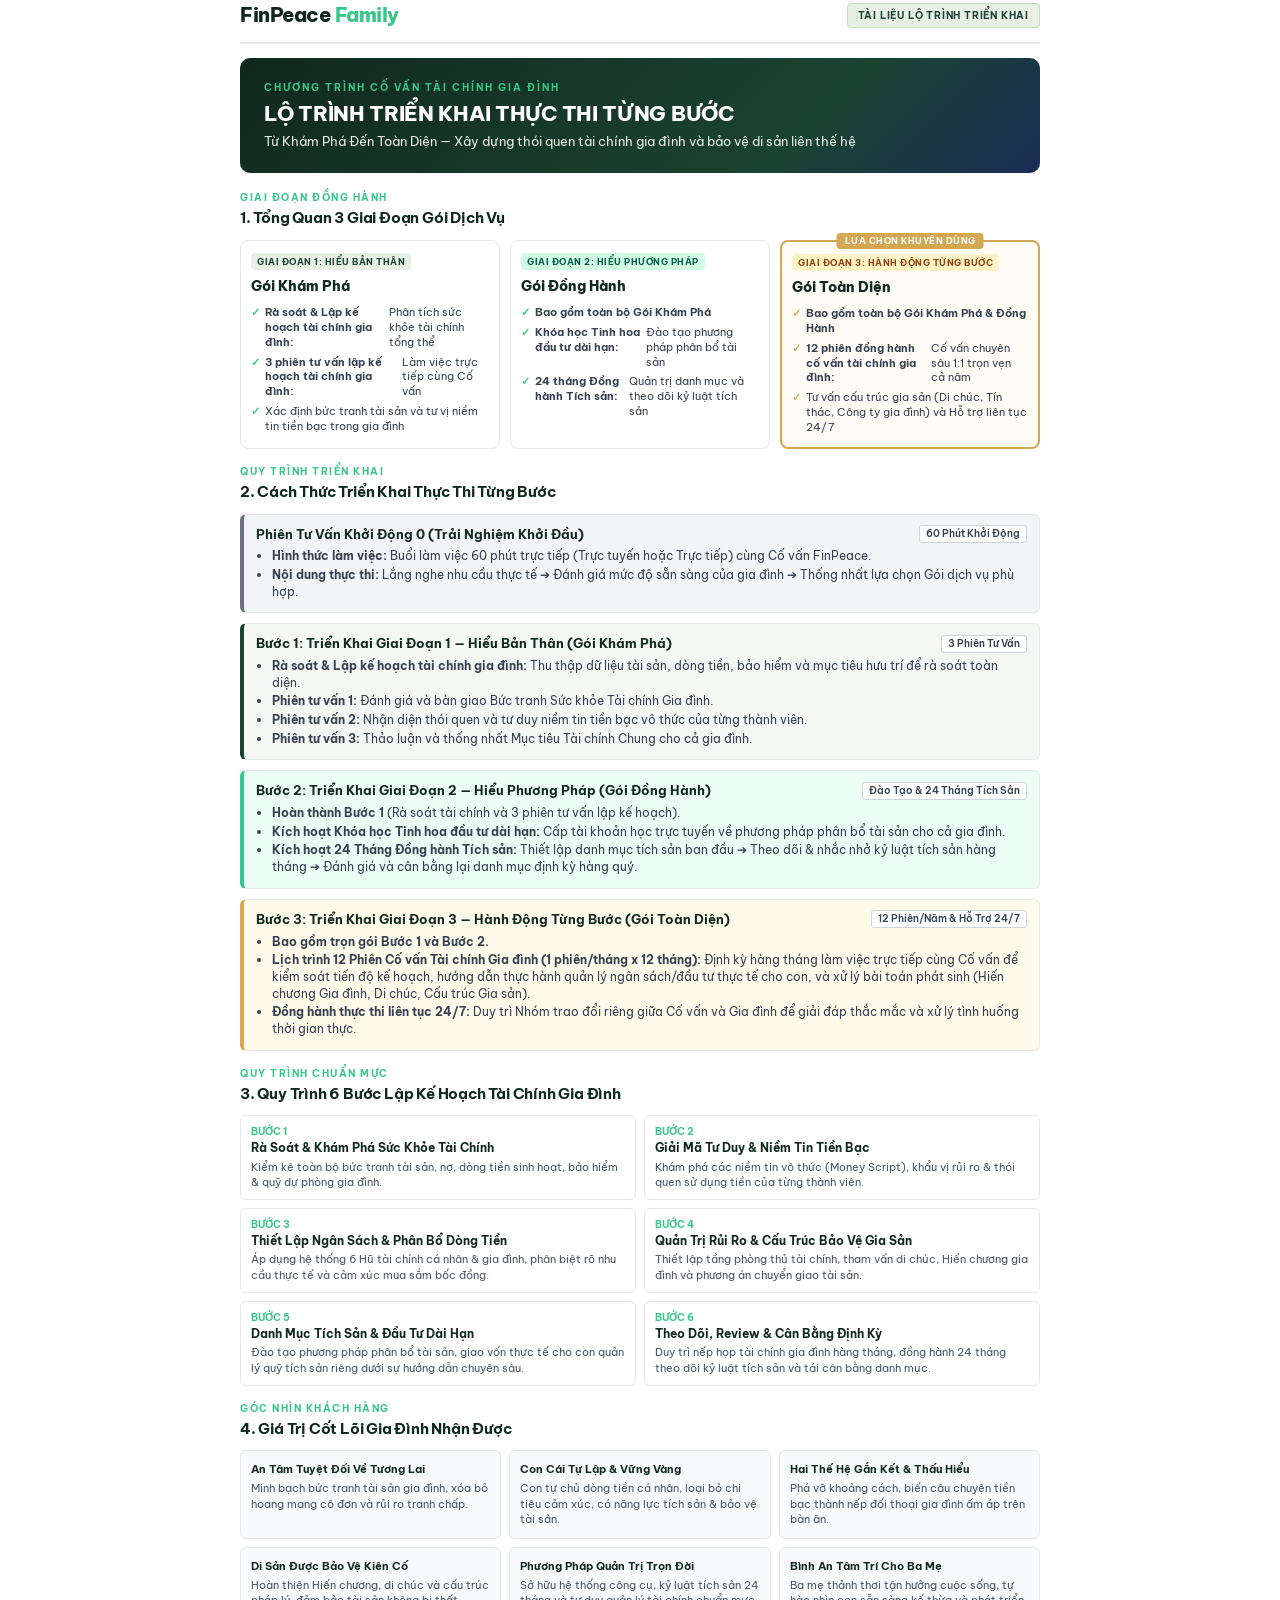
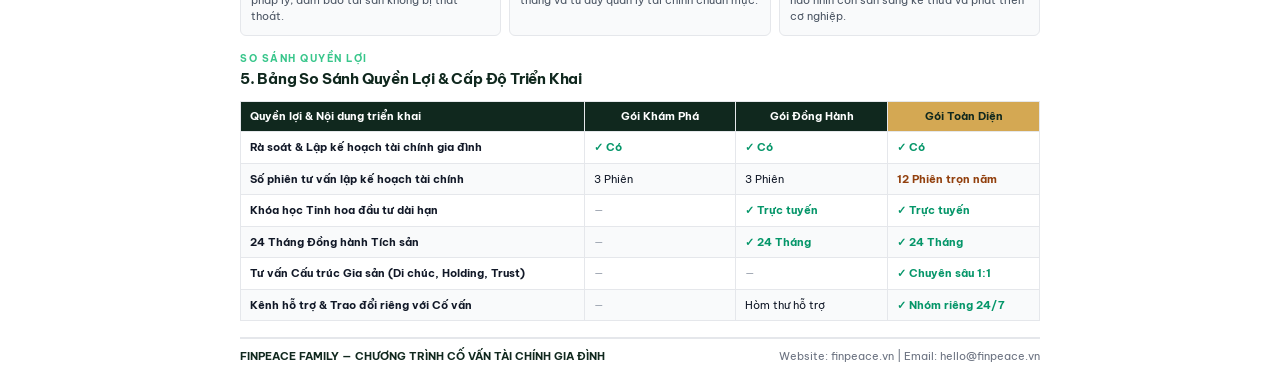
<file: 03-marketing/landing-page/finpeace-family-roadmap-proposal.html>
<!DOCTYPE html>
<html lang="vi">
<head>
  <meta charset="UTF-8">
  <title>FinPeace Family — Lộ Trình Triển Khai Tư Vấn Tài Chính Gia Đình</title>
  <style>
    @import url('https://fonts.googleapis.com/css2?family=Be+Vietnam+Pro:ital,wght@0,300;0,400;0,500;0,600;0,700;0,800;1,400;1,600&display=swap');

    @page {
      size: A4 portrait;
      margin: 10mm 12mm 12mm 12mm;
    }

    *, *::before, *::after {
      box-sizing: border-box;
      margin: 0;
      padding: 0;
    }

    body {
      font-family: 'Be Vietnam Pro', -apple-system, sans-serif;
      color: #111827;
      background-color: #FFFFFF;
      font-size: 12.5px;
      line-height: 1.5;
      -webkit-print-color-adjust: exact;
      print-color-adjust: exact;
    }

    /* Page Container */
    .page-container {
      width: 100%;
      max-width: 800px;
      margin: 0 auto;
      background: #FFFFFF;
    }

    /* Top Brand Header matching fm.finpeace.cloud */
    .brand-top-bar {
      display: flex;
      justify-content: space-between;
      align-items: center;
      padding-bottom: 12px;
      margin-bottom: 14px;
      border-bottom: 2px solid #E5E7EB;
    }

    .brand-title {
      font-size: 20px;
      font-weight: 800;
      letter-spacing: -0.5px;
      color: #10281E;
    }

    .brand-title span {
      color: #38C68B;
    }

    .doc-type-badge {
      font-size: 10px;
      font-weight: 700;
      text-transform: uppercase;
      letter-spacing: 0.8px;
      color: #1B4332;
      background: #E8F0E4;
      padding: 4px 10px;
      border-radius: 4px;
      border: 1px solid #C2E0B8;
    }

    /* Header Banner */
    .header-banner {
      background: linear-gradient(135deg, #10281E 0%, #1B4332 70%, #1A2D56 100%);
      color: #FFFFFF;
      padding: 22px 24px;
      border-radius: 10px;
      margin-bottom: 18px;
      position: relative;
    }

    .tagline-label {
      font-size: 10px;
      font-weight: 700;
      text-transform: uppercase;
      letter-spacing: 2px;
      color: #38C68B;
      margin-bottom: 6px;
    }

    .banner-heading {
      font-size: 21px;
      font-weight: 800;
      line-height: 1.25;
      color: #FFFFFF;
      margin-bottom: 6px;
      letter-spacing: -0.3px;
    }

    .banner-subheading {
      font-size: 12.5px;
      color: #E8F0E4;
      line-height: 1.4;
    }

    /* Section Headers */
    .section-header {
      margin-top: 16px;
      margin-bottom: 10px;
    }

    .section-label {
      font-size: 9.5px;
      font-weight: 700;
      text-transform: uppercase;
      letter-spacing: 1.5px;
      color: #38C68B;
      display: block;
      margin-bottom: 2px;
    }

    .section-title {
      font-size: 15px;
      font-weight: 700;
      color: #10281E;
      letter-spacing: -0.2px;
    }

    /* Stages Grid (Matching 3 Tiers UI) */
    .stages-grid {
      display: grid;
      grid-template-columns: repeat(3, 1fr);
      gap: 10px;
      margin-bottom: 16px;
    }

    .stage-card {
      border: 1px solid #E5E7EB;
      border-radius: 8px;
      padding: 12px 10px;
      background: #FFFFFF;
      position: relative;
      display: flex;
      flex-direction: column;
    }

    .stage-card.recommended {
      border: 2px solid #D4A853;
      background: #FFFCF5;
    }

    .recommended-badge {
      position: absolute;
      top: -9px;
      left: 50%;
      transform: translateX(-50%);
      background: #D4A853;
      color: #FFFFFF;
      font-size: 8.5px;
      font-weight: 700;
      padding: 2px 8px;
      border-radius: 4px;
      text-transform: uppercase;
      letter-spacing: 0.5px;
      white-space: nowrap;
    }

    .stage-header-tag {
      font-size: 9px;
      font-weight: 700;
      text-transform: uppercase;
      letter-spacing: 0.5px;
      padding: 2px 6px;
      border-radius: 4px;
      margin-bottom: 6px;
      display: inline-block;
      align-self: flex-start;
    }

    .stage-1 .stage-header-tag { background: #E8F0E4; color: #1B4332; }
    .stage-2 .stage-header-tag { background: #D1FAE5; color: #065F46; }
    .stage-3 .stage-header-tag { background: #FEF3C7; color: #92400E; }

    .stage-title {
      font-size: 14px;
      font-weight: 800;
      color: #10281E;
      margin-bottom: 8px;
    }

    .stage-list {
      list-style: none;
      font-size: 11px;
      color: #374151;
      display: flex;
      flex-direction: column;
      gap: 5px;
    }

    .stage-list li {
      display: flex;
      align-items: flex-start;
      gap: 5px;
      line-height: 1.35;
    }

    .stage-list li::before {
      content: '✓';
      color: #38C68B;
      font-weight: 700;
      font-size: 11px;
      flex-shrink: 0;
    }

    .stage-3 .stage-list li::before {
      color: #D4A853;
    }

    /* Step-by-Step Execution Plan */
    .execution-list {
      display: flex;
      flex-direction: column;
      gap: 10px;
      margin-bottom: 16px;
    }

    .execution-item {
      border: 1px solid #E5E7EB;
      border-left: 4px solid #1B4332;
      border-radius: 6px;
      padding: 10px 12px;
      background: #F9FAFB;
      page-break-inside: avoid;
      break-inside: avoid;
    }

    .execution-item.item-0 { border-left-color: #6B7280; background: #F3F4F6; }
    .execution-item.item-1 { border-left-color: #1B4332; background: #F4F7F4; }
    .execution-item.item-2 { border-left-color: #38C68B; background: #ECFDF5; }
    .execution-item.item-3 { border-left-color: #D4A853; background: #FFFBEB; }

    .item-top {
      display: flex;
      justify-content: space-between;
      align-items: center;
      margin-bottom: 5px;
    }

    .item-title {
      font-size: 12.5px;
      font-weight: 700;
      color: #10281E;
    }

    .item-tag {
      font-size: 9.5px;
      font-weight: 600;
      padding: 1px 6px;
      border-radius: 3px;
      background: #FFFFFF;
      border: 1px solid #D1D5DB;
      color: #374151;
    }

    .item-body {
      font-size: 11.5px;
      color: #374151;
      line-height: 1.45;
    }

    .item-body ul {
      margin-left: 16px;
      margin-top: 3px;
    }

    .item-body li {
      margin-bottom: 2px;
    }

    /* Comparison Table */
    .comp-table {
      width: 100%;
      border-collapse: collapse;
      margin-top: 6px;
      margin-bottom: 16px;
      font-size: 11px;
      page-break-inside: avoid;
      break-inside: avoid;
    }

    .comp-table th, .comp-table td {
      border: 1px solid #E5E7EB;
      padding: 7px 9px;
      text-align: left;
    }

    .comp-table th {
      background: #10281E;
      color: #FFFFFF;
      font-weight: 700;
      font-size: 10.5px;
    }

    .comp-table tr:nth-child(even) {
      background: #F9FAFB;
    }

    .text-center { text-align: center; }
    .text-yes { color: #059669; font-weight: 700; }
    .text-no { color: #9CA3AF; }

    /* Footer */
    .pdf-footer {
      margin-top: 14px;
      padding-top: 10px;
      border-top: 2px solid #E5E7EB;
      display: flex;
      justify-content: space-between;
      align-items: center;
      font-size: 10.5px;
      color: #4B5563;
    }

    .footer-brand {
      font-weight: 700;
      color: #10281E;
    }

    .footer-contact {
      color: #6B7280;
    }
  </style>
</head>
<body>

<div class="page-container">

  <!-- BRAND TOP BAR -->
  <div class="brand-top-bar">
    <div class="brand-title">FinPeace <span>Family</span></div>
    <div class="doc-type-badge">Tài Liệu Lộ Trình Triển Khai</div>
  </div>

  <!-- HEADER BANNER -->
  <div class="header-banner">
    <div class="tagline-label">Chương Trình Cố Vấn Tài Chính Gia Đình</div>
    <div class="banner-heading">LỘ TRÌNH TRIỂN KHAI THỰC THI TỪNG BƯỚC</div>
    <div class="banner-subheading">Từ Khám Phá Đến Toàn Diện — Xây dựng thói quen tài chính gia đình và bảo vệ di sản liên thế hệ</div>
  </div>

  <!-- SECTION 1 -->
  <div class="section-header">
    <span class="section-label">Giai Đoạn Đồng Hành</span>
    <div class="section-title">1. Tổng Quan 3 Giai Đoạn Gói Dịch Vụ</div>
  </div>

  <div class="stages-grid">
    <!-- Giai đoạn 1 -->
    <div class="stage-card stage-1">
      <div class="stage-header-tag">Giai đoạn 1: Hiểu bản thân</div>
      <div class="stage-title">Gói Khám Phá</div>
      <ul class="stage-list">
        <li><strong>Rà soát & Lập kế hoạch tài chính gia đình:</strong> Phân tích sức khỏe tài chính tổng thể</li>
        <li><strong>3 phiên tư vấn lập kế hoạch tài chính gia đình:</strong> Làm việc trực tiếp cùng Cố vấn</li>
        <li>Xác định bức tranh tài sản và tư vị niềm tin tiền bạc trong gia đình</li>
      </ul>
    </div>

    <!-- Giai đoạn 2 -->
    <div class="stage-card stage-2">
      <div class="stage-header-tag">Giai đoạn 2: Hiểu phương pháp</div>
      <div class="stage-title">Gói Đồng Hành</div>
      <ul class="stage-list">
        <li><strong>Bao gồm toàn bộ Gói Khám Phá</strong></li>
        <li><strong>Khóa học Tinh hoa đầu tư dài hạn:</strong> Đào tạo phương pháp phân bổ tài sản</li>
        <li><strong>24 tháng Đồng hành Tích sản:</strong> Quản trị danh mục và theo dõi kỷ luật tích sản</li>
      </ul>
    </div>

    <!-- Giai đoạn 3 -->
    <div class="stage-card stage-3 recommended">
      <div class="recommended-badge">Lựa Chọn Khuyên Dùng</div>
      <div class="stage-header-tag">Giai đoạn 3: Hành động từng bước</div>
      <div class="stage-title">Gói Toàn Diện</div>
      <ul class="stage-list">
        <li><strong>Bao gồm toàn bộ Gói Khám Phá & Đồng Hành</strong></li>
        <li><strong>12 phiên đồng hành cố vấn tài chính gia đình:</strong> Cố vấn chuyên sâu 1:1 trọn vẹn cả năm</li>
        <li>Tư vấn cấu trúc gia sản (Di chúc, Tín thác, Công ty gia đình) và Hỗ trợ liên tục 24/7</li>
      </ul>
    </div>
  </div>

  <!-- SECTION 2 -->
  <div class="section-header">
    <span class="section-label">Quy Trình Triển Khai</span>
    <div class="section-title">2. Cách Thức Triển Khai Thực Thi Từng Bước</div>
  </div>

  <div class="execution-list">
    <!-- Bước 0 -->
    <div class="execution-item item-0">
      <div class="item-top">
        <div class="item-title">Phiên Tư Vấn Khởi Động 0 (Trải Nghiệm Khởi Đầu)</div>
        <div class="item-tag">60 Phút Khởi Động</div>
      </div>
      <div class="item-body">
        <ul>
          <li><strong>Hình thức làm việc:</strong> Buổi làm việc 60 phút trực tiếp (Trực tuyến hoặc Trực tiếp) cùng Cố vấn FinPeace.</li>
          <li><strong>Nội dung thực thi:</strong> Lắng nghe nhu cầu thực tế ➔ Đánh giá mức độ sẵn sàng của gia đình ➔ Thống nhất lựa chọn Gói dịch vụ phù hợp.</li>
        </ul>
      </div>
    </div>

    <!-- Bước 1 -->
    <div class="execution-item item-1">
      <div class="item-top">
        <div class="item-title">Bước 1: Triển Khai Giai Đoạn 1 — Hiểu Bản Thân (Gói Khám Phá)</div>
        <div class="item-tag">3 Phiên Tư Vấn</div>
      </div>
      <div class="item-body">
        <ul>
          <li><strong>Rà soát & Lập kế hoạch tài chính gia đình:</strong> Thu thập dữ liệu tài sản, dòng tiền, bảo hiểm và mục tiêu hưu trí để rà soát toàn diện.</li>
          <li><strong>Phiên tư vấn 1:</strong> Đánh giá và bàn giao Bức tranh Sức khỏe Tài chính Gia đình.</li>
          <li><strong>Phiên tư vấn 2:</strong> Nhận diện thói quen và tư duy niềm tin tiền bạc vô thức của từng thành viên.</li>
          <li><strong>Phiên tư vấn 3:</strong> Thảo luận và thống nhất Mục tiêu Tài chính Chung cho cả gia đình.</li>
        </ul>
      </div>
    </div>

    <!-- Bước 2 -->
    <div class="execution-item item-2">
      <div class="item-top">
        <div class="item-title">Bước 2: Triển Khai Giai Đoạn 2 — Hiểu Phương Pháp (Gói Đồng Hành)</div>
        <div class="item-tag">Đào Tạo & 24 Tháng Tích Sản</div>
      </div>
      <div class="item-body">
        <ul>
          <li><strong>Hoàn thành Bước 1</strong> (Rà soát tài chính và 3 phiên tư vấn lập kế hoạch).</li>
          <li><strong>Kích hoạt Khóa học Tinh hoa đầu tư dài hạn:</strong> Cấp tài khoản học trực tuyến về phương pháp phân bổ tài sản cho cả gia đình.</li>
          <li><strong>Kích hoạt 24 Tháng Đồng hành Tích sản:</strong> Thiết lập danh mục tích sản ban đầu ➔ Theo dõi & nhắc nhở kỷ luật tích sản hàng tháng ➔ Đánh giá và cân bằng lại danh mục định kỳ hàng quý.</li>
        </ul>
      </div>
    </div>

    <!-- Bước 3 -->
    <div class="execution-item item-3">
      <div class="item-top">
        <div class="item-title">Bước 3: Triển Khai Giai Đoạn 3 — Hành Động Từng Bước (Gói Toàn Diện)</div>
        <div class="item-tag">12 Phiên/Năm & Hỗ Trợ 24/7</div>
      </div>
      <div class="item-body">
        <ul>
          <li><strong>Bao gồm trọn gói Bước 1 và Bước 2.</strong></li>
          <li><strong>Lịch trình 12 Phiên Cố vấn Tài chính Gia đình (1 phiên/tháng x 12 tháng):</strong> Định kỳ hàng tháng làm việc trực tiếp cùng Cố vấn để kiểm soát tiến độ kế hoạch, hướng dẫn thực hành quản lý ngân sách/đầu tư thực tế cho con, và xử lý bài toán phát sinh (Hiến chương Gia đình, Di chúc, Cấu trúc Gia sản).</li>
          <li><strong>Đồng hành thực thi liên tục 24/7:</strong> Duy trì Nhóm trao đổi riêng giữa Cố vấn và Gia đình để giải đáp thắc mắc và xử lý tình huống thời gian thực.</li>
        </ul>
      </div>
    </div>
  </div>

  <!-- SECTION 2.5: QUY TRÌNH 6 BƯỚC LẬP KẾ HOẠCH TÀI CHÍNH GIA ĐÌNH -->
  <div class="section-header">
    <span class="section-label">Quy Trình Chuẩn Mực</span>
    <div class="section-title">3. Quy Trình 6 Bước Lập Kế Hoạch Tài Chính Gia Đình</div>
  </div>

  <div style="display: grid; grid-template-columns: repeat(2, 1fr); gap: 8px; margin-bottom: 16px; page-break-inside: avoid; break-inside: avoid;">
    <div style="border: 1px solid #E5E7EB; border-radius: 6px; padding: 8px 10px; background: #FFFFFF;">
      <div style="font-size: 10px; font-weight: 700; color: #38C68B; text-transform: uppercase;">Bước 1</div>
      <div style="font-size: 11.5px; font-weight: 700; color: #10281E; margin-bottom: 3px;">Rà Soát & Khám Phá Sức Khỏe Tài Chính</div>
      <div style="font-size: 10.5px; color: #4B5563;">Kiểm kê toàn bộ bức tranh tài sản, nợ, dòng tiền sinh hoạt, bảo hiểm & quỹ dự phòng gia đình.</div>
    </div>
    <div style="border: 1px solid #E5E7EB; border-radius: 6px; padding: 8px 10px; background: #FFFFFF;">
      <div style="font-size: 10px; font-weight: 700; color: #38C68B; text-transform: uppercase;">Bước 2</div>
      <div style="font-size: 11.5px; font-weight: 700; color: #10281E; margin-bottom: 3px;">Giải Mã Tư Duy & Niềm Tin Tiền Bạc</div>
      <div style="font-size: 10.5px; color: #4B5563;">Khám phá các niềm tin vô thức (Money Script), khẩu vị rủi ro & thói quen sử dụng tiền của từng thành viên.</div>
    </div>
    <div style="border: 1px solid #E5E7EB; border-radius: 6px; padding: 8px 10px; background: #FFFFFF;">
      <div style="font-size: 10px; font-weight: 700; color: #38C68B; text-transform: uppercase;">Bước 3</div>
      <div style="font-size: 11.5px; font-weight: 700; color: #10281E; margin-bottom: 3px;">Thiết Lập Ngân Sách & Phân Bổ Dòng Tiền</div>
      <div style="font-size: 10.5px; color: #4B5563;">Áp dụng hệ thống 6 Hũ tài chính cá nhân & gia đình, phân biệt rõ nhu cầu thực tế và cảm xúc mua sắm bốc đồng.</div>
    </div>
    <div style="border: 1px solid #E5E7EB; border-radius: 6px; padding: 8px 10px; background: #FFFFFF;">
      <div style="font-size: 10px; font-weight: 700; color: #38C68B; text-transform: uppercase;">Bước 4</div>
      <div style="font-size: 11.5px; font-weight: 700; color: #10281E; margin-bottom: 3px;">Quản Trị Rủi Ro & Cấu Trúc Bảo Vệ Gia Sản</div>
      <div style="font-size: 10.5px; color: #4B5563;">Thiết lập tầng phòng thủ tài chính, tham vấn di chúc, Hiến chương gia đình và phương án chuyển giao tài sản.</div>
    </div>
    <div style="border: 1px solid #E5E7EB; border-radius: 6px; padding: 8px 10px; background: #FFFFFF;">
      <div style="font-size: 10px; font-weight: 700; color: #38C68B; text-transform: uppercase;">Bước 5</div>
      <div style="font-size: 11.5px; font-weight: 700; color: #10281E; margin-bottom: 3px;">Danh Mục Tích Sản & Đầu Tư Dài Hạn</div>
      <div style="font-size: 10.5px; color: #4B5563;">Đào tạo phương pháp phân bổ tài sản, giao vốn thực tế cho con quản lý quỹ tích sản riêng dưới sự hướng dẫn chuyên sâu.</div>
    </div>
    <div style="border: 1px solid #E5E7EB; border-radius: 6px; padding: 8px 10px; background: #FFFFFF;">
      <div style="font-size: 10px; font-weight: 700; color: #38C68B; text-transform: uppercase;">Bước 6</div>
      <div style="font-size: 11.5px; font-weight: 700; color: #10281E; margin-bottom: 3px;">Theo Dõi, Review & Cân Bằng Định Kỳ</div>
      <div style="font-size: 10.5px; color: #4B5563;">Duy trì nếp họp tài chính gia đình hàng tháng, đồng hành 24 tháng theo dõi kỷ luật tích sản và tái cân bằng danh mục.</div>
    </div>
  </div>

  <!-- SECTION 2.6: GIÁ TRỊ NHẬN ĐƯỢC TỪ GÓC ĐỘ KHÁCH HÀNG -->
  <div class="section-header">
    <span class="section-label">Góc Nhìn Khách Hàng</span>
    <div class="section-title">4. Giá Trị Cốt Lõi Gia Đình Nhận Được</div>
  </div>

  <div style="display: grid; grid-template-columns: repeat(3, 1fr); gap: 8px; margin-bottom: 16px; page-break-inside: avoid; break-inside: avoid;">
    <div style="border: 1px solid #E5E7EB; border-radius: 6px; padding: 10px; background: #F9FAFB;">
      <div style="font-size: 11px; font-weight: 700; color: #10281E; margin-bottom: 3px;">An Tâm Tuyệt Đối Về Tương Lai</div>
      <div style="font-size: 10.5px; color: #4B5563;">Minh bạch bức tranh tài sản gia đình, xóa bỏ hoang mang cô đơn và rủi ro tranh chấp.</div>
    </div>
    <div style="border: 1px solid #E5E7EB; border-radius: 6px; padding: 10px; background: #F9FAFB;">
      <div style="font-size: 11px; font-weight: 700; color: #10281E; margin-bottom: 3px;">Con Cái Tự Lập & Vững Vàng</div>
      <div style="font-size: 10.5px; color: #4B5563;">Con tự chủ dòng tiền cá nhân, loại bỏ chi tiêu cảm xúc, có năng lực tích sản & bảo vệ tài sản.</div>
    </div>
    <div style="border: 1px solid #E5E7EB; border-radius: 6px; padding: 10px; background: #F9FAFB;">
      <div style="font-size: 11px; font-weight: 700; color: #10281E; margin-bottom: 3px;">Hai Thế Hệ Gắn Kết & Thấu Hiểu</div>
      <div style="font-size: 10.5px; color: #4B5563;">Phá vỡ khoảng cách, biến câu chuyện tiền bạc thành nếp đối thoại gia đình ấm áp trên bàn ăn.</div>
    </div>
    <div style="border: 1px solid #E5E7EB; border-radius: 6px; padding: 10px; background: #F9FAFB;">
      <div style="font-size: 11px; font-weight: 700; color: #10281E; margin-bottom: 3px;">Di Sản Được Bảo Vệ Kiên Cố</div>
      <div style="font-size: 10.5px; color: #4B5563;">Hoàn thiện Hiến chương, di chúc và cấu trúc pháp lý, đảm bảo tài sản không bị thất thoát.</div>
    </div>
    <div style="border: 1px solid #E5E7EB; border-radius: 6px; padding: 10px; background: #F9FAFB;">
      <div style="font-size: 11px; font-weight: 700; color: #10281E; margin-bottom: 3px;">Phương Pháp Quản Trị Trọn Đời</div>
      <div style="font-size: 10.5px; color: #4B5563;">Sở hữu hệ thống công cụ, kỷ luật tích sản 24 tháng và tư duy quản lý tài chính chuẩn mực.</div>
    </div>
    <div style="border: 1px solid #E5E7EB; border-radius: 6px; padding: 10px; background: #F9FAFB;">
      <div style="font-size: 11px; font-weight: 700; color: #10281E; margin-bottom: 3px;">Bình An Tâm Trí Cho Ba Mẹ</div>
      <div style="font-size: 10.5px; color: #4B5563;">Ba mẹ thảnh thơi tận hưởng cuộc sống, tự hào nhìn con sẵn sàng kế thừa và phát triển cơ nghiệp.</div>
    </div>
  </div>

  <!-- SECTION 5 -->
  <div class="section-header">
    <span class="section-label">So Sánh Quyền Lợi</span>
    <div class="section-title">5. Bảng So Sánh Quyền Lợi & Cấp Độ Triển Khai</div>
  </div>

  <table class="comp-table">
    <thead>
      <tr>
        <th style="width: 43%;">Quyền lợi & Nội dung triển khai</th>
        <th style="width: 19%; text-align: center;">Gói Khám Phá</th>
        <th style="width: 19%; text-align: center;">Gói Đồng Hành</th>
        <th style="width: 19%; text-align: center; background: #D4A853; color: #10281E;">Gói Toàn Diện</th>
      </tr>
    </thead>
    <tbody>
      <tr>
        <td><strong>Rà soát & Lập kế hoạch tài chính gia đình</strong></td>
        <td class="text-center text-yes">✓ Có</td>
        <td class="text-center text-yes">✓ Có</td>
        <td class="text-center text-yes">✓ Có</td>
      </tr>
      <tr>
        <td><strong>Số phiên tư vấn lập kế hoạch tài chính</strong></td>
        <td class="text-center">3 Phiên</td>
        <td class="text-center">3 Phiên</td>
        <td class="text-center" style="font-weight: 700; color: #92400E;">12 Phiên trọn năm</td>
      </tr>
      <tr>
        <td><strong>Khóa học Tinh hoa đầu tư dài hạn</strong></td>
        <td class="text-center text-no">—</td>
        <td class="text-center text-yes">✓ Trực tuyến</td>
        <td class="text-center text-yes">✓ Trực tuyến</td>
      </tr>
      <tr>
        <td><strong>24 Tháng Đồng hành Tích sản</strong></td>
        <td class="text-center text-no">—</td>
        <td class="text-center text-yes">✓ 24 Tháng</td>
        <td class="text-center text-yes">✓ 24 Tháng</td>
      </tr>
      <tr>
        <td><strong>Tư vấn Cấu trúc Gia sản (Di chúc, Holding, Trust)</strong></td>
        <td class="text-center text-no">—</td>
        <td class="text-center text-no">—</td>
        <td class="text-center text-yes">✓ Chuyên sâu 1:1</td>
      </tr>
      <tr>
        <td><strong>Kênh hỗ trợ & Trao đổi riêng với Cố vấn</strong></td>
        <td class="text-center text-no">—</td>
        <td class="text-center">Hòm thư hỗ trợ</td>
        <td class="text-center text-yes">✓ Nhóm riêng 24/7</td>
      </tr>
    </tbody>
  </table>

  <!-- FOOTER -->
  <div class="pdf-footer">
    <div class="footer-brand">FINPEACE FAMILY — CHƯƠNG TRÌNH CỐ VẤN TÀI CHÍNH GIA ĐÌNH</div>
    <div class="footer-contact">Website: finpeace.vn | Email: hello@finpeace.vn</div>
  </div>

</div>

</body>
</html>
</file>
